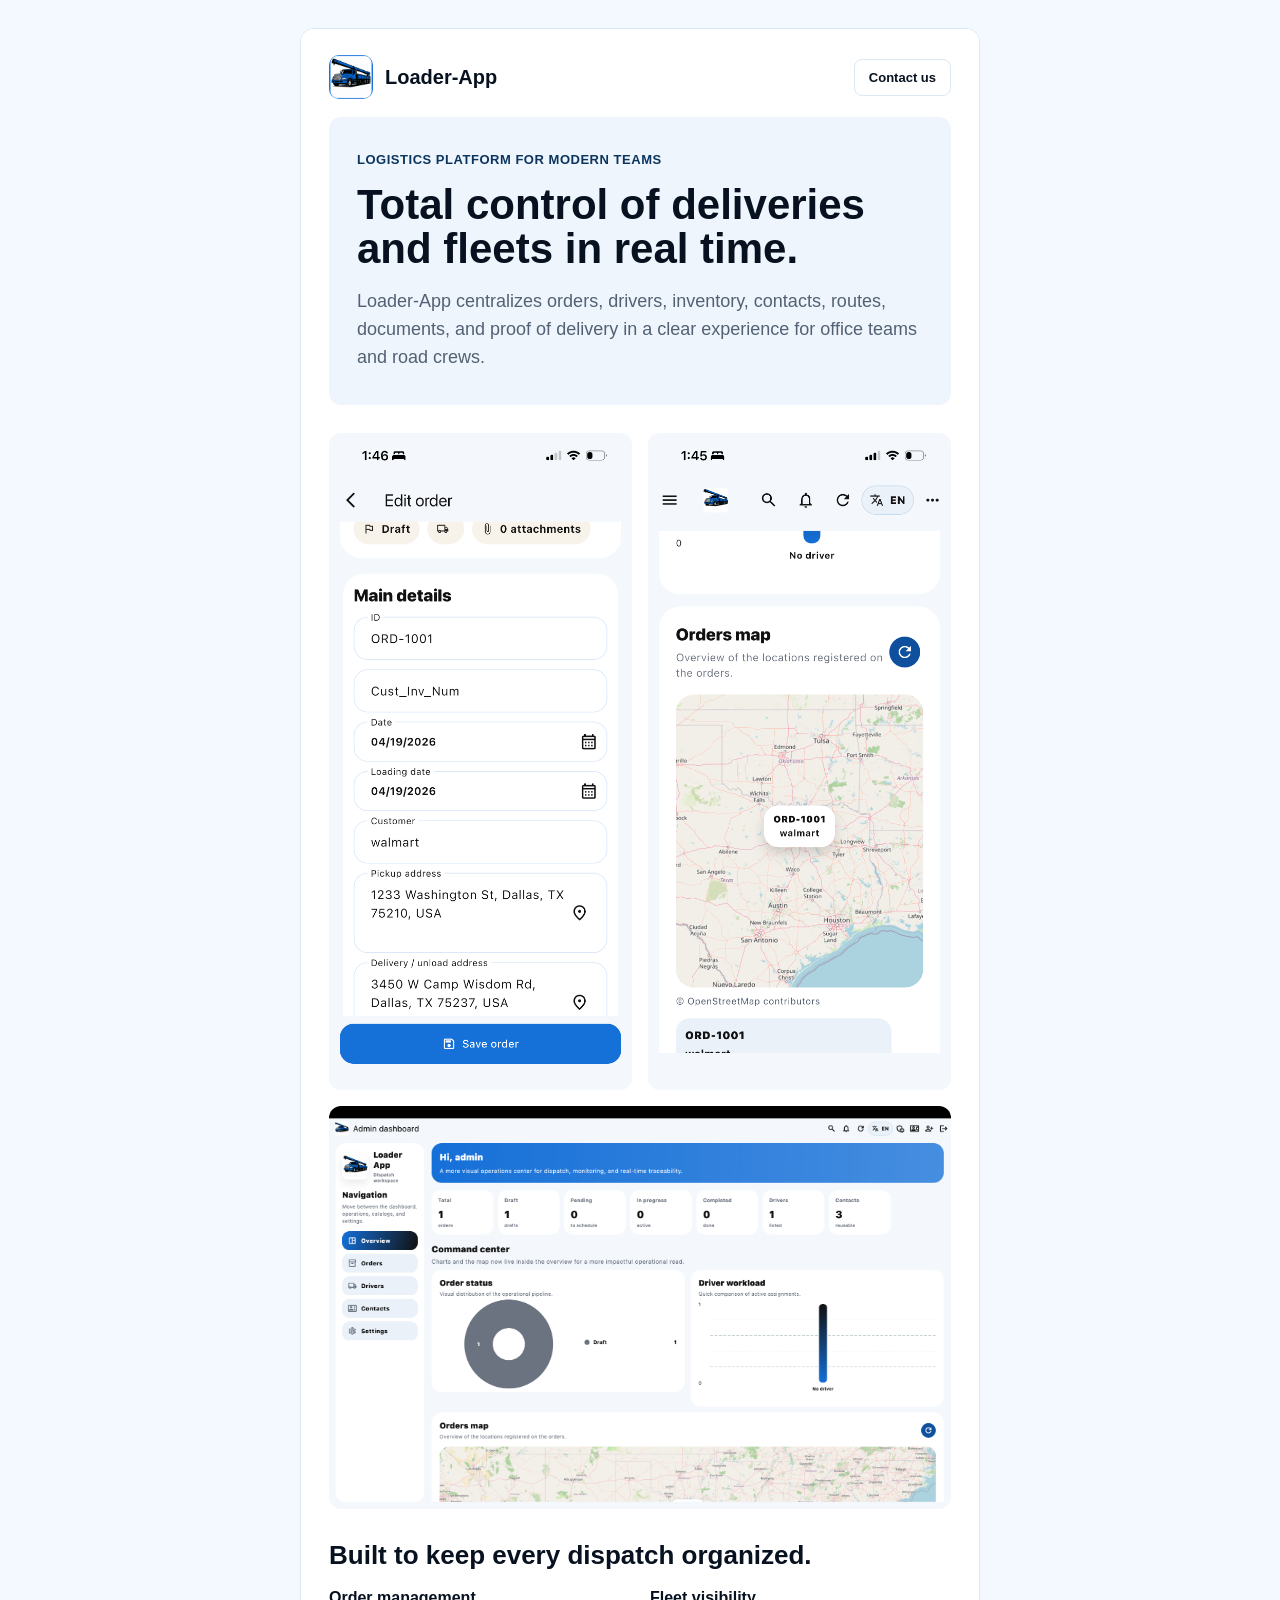
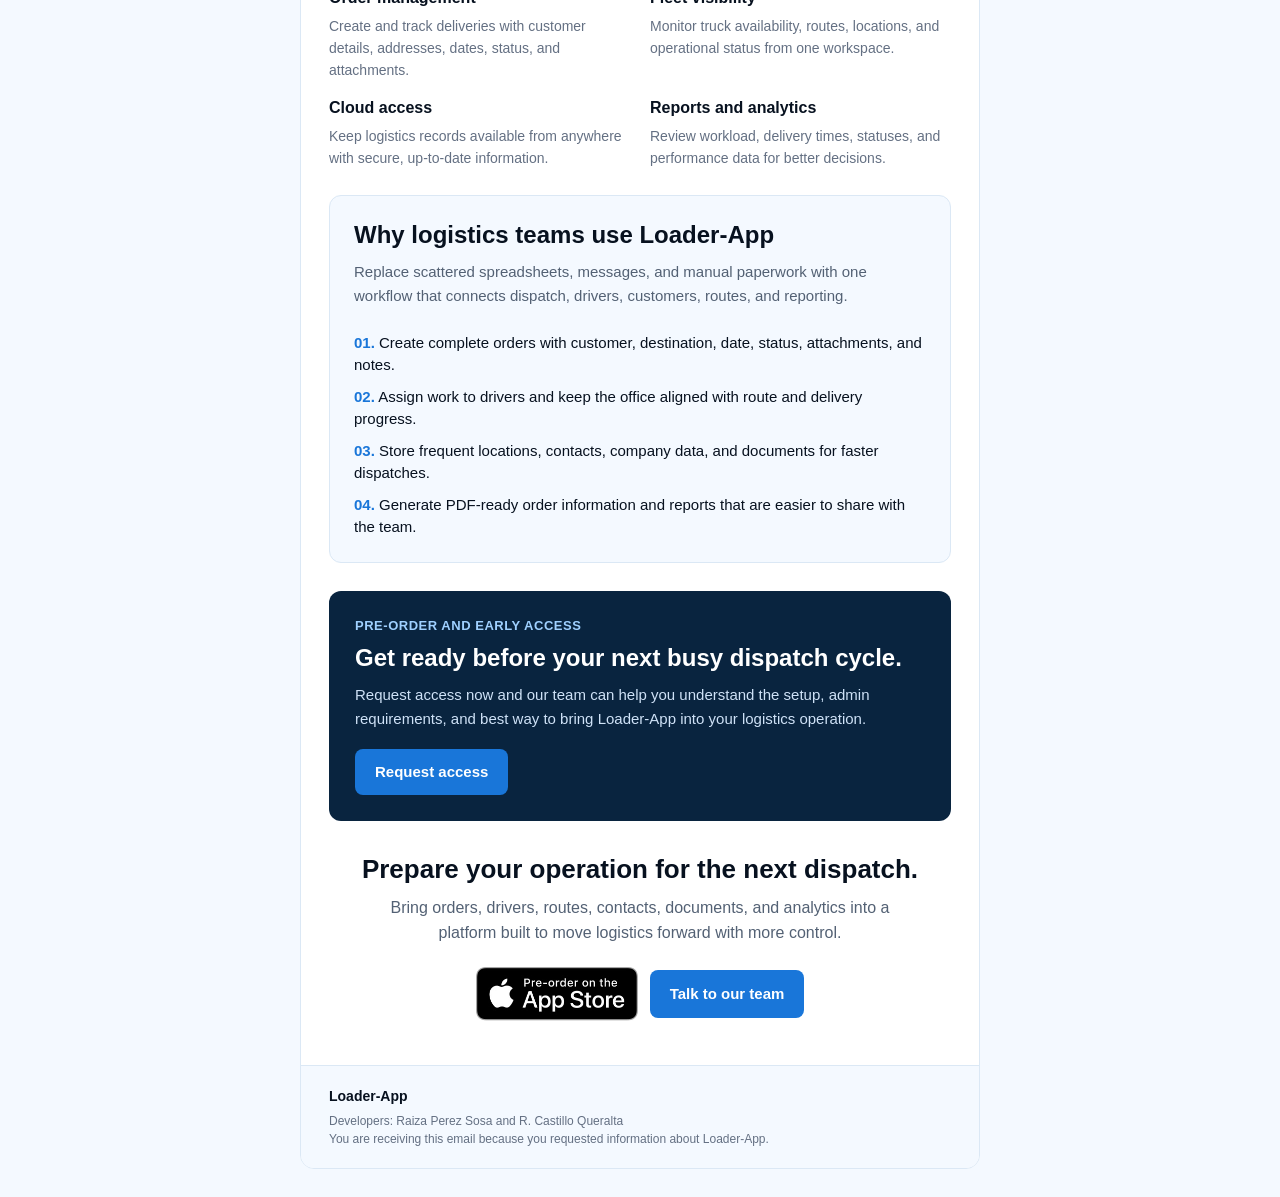
<file: email-template-en.html>
<!doctype html>
<html lang="en">
  <head>
    <meta charset="utf-8">
    <meta name="viewport" content="width=device-width, initial-scale=1">
    <meta name="x-apple-disable-message-reformatting">
    <title>Loader-App | Logistics, Fleet and Delivery Management</title>
    <style type="text/css">
      @media only screen and (max-width: 600px) {
        body, table, td, p, a, h1, h2, h3, h4, h5, h6 {
          -webkit-text-size-adjust: 100% !important;
          -ms-text-size-adjust: 100% !important;
        }
        table[class="responsive-table"],
        table[role="presentation"],
        table {
          width: 100% !important;
          min-width: 0 !important;
        }
        .responsive-img, img {
          width: 100% !important;
          max-width: 100% !important;
          height: auto !important;
        }
        .mobile-stack {
          display: block !important;
          width: 100% !important;
          max-width: 100% !important;
          box-sizing: border-box !important;
        }
        .mobile-stack-pad {
          padding-left: 0 !important;
          padding-right: 0 !important;
        }
        .mobile-button {
          display: inline-block !important;
          width: auto !important;
          max-width: 100% !important;
          box-sizing: border-box !important;
          white-space: nowrap !important;
        }
        .app-store-badge {
          width: 162px !important;
          max-width: 100% !important;
          height: auto !important;
        }
        table.mobile-cta-table {
          width: auto !important;
          max-width: 100% !important;
        }
        .mobile-padding {
          padding-left: 8px !important;
          padding-right: 8px !important;
        }
        .mobile-center {
          text-align: center !important;
        }
        h1 {
          font-size: 28px !important;
          line-height: 32px !important;
        }
        h2 {
          font-size: 20px !important;
          line-height: 26px !important;
        }
        p, td {
          font-size: 15px !important;
        }
      }
    </style>
  </head>
  <body style="margin:0; padding:0; background:#f4f9ff; color:#07111f; font-family:Inter, -apple-system, BlinkMacSystemFont, 'Segoe UI', Arial, sans-serif;">
    <div style="display:none; max-height:0; overflow:hidden; opacity:0; color:transparent;">
      Manage orders, drivers, routes, contacts, inventory, and proof of delivery in one logistics platform.
    </div>

    <table role="presentation" width="100%" cellspacing="0" cellpadding="0" border="0" style="background:#f4f9ff;">
      <tr>
        <td align="center" style="padding:28px 16px;">
          <table role="presentation" width="100%" cellspacing="0" cellpadding="0" border="0" style="max-width:680px; background:#ffffff; border:1px solid #dbe8f5; border-radius:14px; overflow:hidden;">
            <tr>
              <td style="padding:26px 28px 18px; background:#ffffff;">
                <table role="presentation" width="100%" cellspacing="0" cellpadding="0" border="0">
                  <tr>
                    <td align="left" style="vertical-align:middle;">
                      <table role="presentation" cellspacing="0" cellpadding="0" border="0">
                        <tr>
                          <td style="width:44px; height:44px; border-radius:10px; background:#1976d9;">
                            <img src="assets/favicon.png" width="44" height="44" alt="Loader-App" style="display:block; border:0; border-radius:10px;">
                          </td>
                          <td style="padding-left:12px; font-size:20px; line-height:24px; font-weight:900; color:#07111f;">
                            Loader-App
                          </td>
                        </tr>
                      </table>
                    </td>
                    <td align="right" style="vertical-align:middle;">
                      <a href="https://neo.bss.design/contact.html" target="_blank" style="display:inline-block; padding:10px 14px; border:1px solid #dbe8f5; border-radius:8px; color:#07111f; font-size:13px; font-weight:800; text-decoration:none;">Contact us</a>
                    </td>
                  </tr>
                </table>
              </td>
            </tr>

            <tr>
              <td style="padding:0 28px 28px;">
                <table role="presentation" width="100%" cellspacing="0" cellpadding="0" border="0" style="background:#eef5fc; border-radius:12px;">
                  <tr>
                    <td style="padding:34px 28px;">
                      <p style="margin:0 0 14px; color:#0c355e; font-size:13px; line-height:18px; font-weight:850; text-transform:uppercase; letter-spacing:.04em;">Logistics platform for modern teams</p>
                      <h1 style="margin:0 0 16px; color:#07111f; font-size:42px; line-height:44px; font-weight:900; letter-spacing:0;">Total control of deliveries and fleets in real time.</h1>
                      <p style="margin:0; color:#536174; font-size:18px; line-height:28px;">
                        Loader-App centralizes orders, drivers, inventory, contacts, routes, documents, and proof of delivery in a clear experience for office teams and road crews.
                      </p>
                    </td>
                  </tr>
                </table>
              </td>
            </tr>

            <tr>
              <td style="padding:0 28px 30px;">
                <table role="presentation" width="100%" cellspacing="0" cellpadding="0" border="0">
                  <tr>
                    <td class="mobile-stack mobile-stack-pad" width="50%" style="padding:0 8px 12px 0; vertical-align:top;">
                      <img src="assets/edit-order.png" width="304" alt="Loader-App order creation screen" style="display:block; width:100%; max-width:304px; border:0; border-radius:12px;">
                    </td>
                    <td class="mobile-stack mobile-stack-pad" width="50%" style="padding:0 0 12px 8px; vertical-align:top;">
                      <img src="assets/orders-map.png" width="304" alt="Loader-App map with delivery locations" style="display:block; width:100%; max-width:304px; border:0; border-radius:12px;">
                    </td>
                  </tr>
                  <tr>
                    <td colspan="2" style="padding-top:4px;">
                      <img src="assets/mac-admin-dashboard.png" width="624" alt="Load-App Admin dashboard for macOS" style="display:block; width:100%; max-width:624px; border:0; border-radius:12px;">
                    </td>
                  </tr>
                </table>
              </td>
            </tr>

            <tr>
              <td style="padding:0 28px 8px;">
                <h2 style="margin:0 0 16px; color:#07111f; font-size:26px; line-height:32px; font-weight:900;">Built to keep every dispatch organized.</h2>
                <table role="presentation" width="100%" cellspacing="0" cellpadding="0" border="0">
                  <tr>
                    <td class="mobile-stack mobile-stack-pad" width="50%" style="padding:0 10px 16px 0; vertical-align:top;">
                      <p style="margin:0 0 6px; color:#07111f; font-size:16px; line-height:22px; font-weight:850;">Order management</p>
                      <p style="margin:0; color:#647083; font-size:14px; line-height:22px;">Create and track deliveries with customer details, addresses, dates, status, and attachments.</p>
                    </td>
                    <td class="mobile-stack mobile-stack-pad" width="50%" style="padding:0 0 16px 10px; vertical-align:top;">
                      <p style="margin:0 0 6px; color:#07111f; font-size:16px; line-height:22px; font-weight:850;">Fleet visibility</p>
                      <p style="margin:0; color:#647083; font-size:14px; line-height:22px;">Monitor truck availability, routes, locations, and operational status from one workspace.</p>
                    </td>
                  </tr>
                  <tr>
                    <td class="mobile-stack mobile-stack-pad" width="50%" style="padding:0 10px 16px 0; vertical-align:top;">
                      <p style="margin:0 0 6px; color:#07111f; font-size:16px; line-height:22px; font-weight:850;">Cloud access</p>
                      <p style="margin:0; color:#647083; font-size:14px; line-height:22px;">Keep logistics records available from anywhere with secure, up-to-date information.</p>
                    </td>
                    <td class="mobile-stack mobile-stack-pad" width="50%" style="padding:0 0 16px 10px; vertical-align:top;">
                      <p style="margin:0 0 6px; color:#07111f; font-size:16px; line-height:22px; font-weight:850;">Reports and analytics</p>
                      <p style="margin:0; color:#647083; font-size:14px; line-height:22px;">Review workload, delivery times, statuses, and performance data for better decisions.</p>
                    </td>
                  </tr>
                </table>
              </td>
            </tr>

            <tr>
              <td style="padding:2px 28px 28px;">
                <table role="presentation" width="100%" cellspacing="0" cellpadding="0" border="0" style="background:#f4f9ff; border:1px solid #dbe8f5; border-radius:12px;">
                  <tr>
                    <td style="padding:24px 24px 6px;">
                      <h2 style="margin:0 0 10px; color:#07111f; font-size:24px; line-height:30px; font-weight:900;">Why logistics teams use Loader-App</h2>
                      <p style="margin:0 0 18px; color:#536174; font-size:15px; line-height:24px;">Replace scattered spreadsheets, messages, and manual paperwork with one workflow that connects dispatch, drivers, customers, routes, and reporting.</p>
                    </td>
                  </tr>
                  <tr>
                    <td style="padding:0 24px 24px;">
                      <table role="presentation" width="100%" cellspacing="0" cellpadding="0" border="0">
                        <tr>
                          <td style="padding:0 0 10px; color:#07111f; font-size:15px; line-height:22px;"><strong style="color:#1976d9;">01.</strong> Create complete orders with customer, destination, date, status, attachments, and notes.</td>
                        </tr>
                        <tr>
                          <td style="padding:0 0 10px; color:#07111f; font-size:15px; line-height:22px;"><strong style="color:#1976d9;">02.</strong> Assign work to drivers and keep the office aligned with route and delivery progress.</td>
                        </tr>
                        <tr>
                          <td style="padding:0 0 10px; color:#07111f; font-size:15px; line-height:22px;"><strong style="color:#1976d9;">03.</strong> Store frequent locations, contacts, company data, and documents for faster dispatches.</td>
                        </tr>
                        <tr>
                          <td style="padding:0; color:#07111f; font-size:15px; line-height:22px;"><strong style="color:#1976d9;">04.</strong> Generate PDF-ready order information and reports that are easier to share with the team.</td>
                        </tr>
                      </table>
                    </td>
                  </tr>
                </table>
              </td>
            </tr>

            <tr>
              <td style="padding:0 28px 30px;">
                <table role="presentation" width="100%" cellspacing="0" cellpadding="0" border="0" style="background:#09243f; border-radius:12px;">
                  <tr>
                    <td style="padding:26px; color:#ffffff;">
                      <p style="margin:0 0 8px; color:#9fd0ff; font-size:13px; line-height:18px; font-weight:850; text-transform:uppercase; letter-spacing:.04em;">Pre-order and early access</p>
                      <h2 style="margin:0 0 10px; color:#ffffff; font-size:24px; line-height:30px; font-weight:900;">Get ready before your next busy dispatch cycle.</h2>
                      <p style="margin:0 0 18px; color:#cfe2f7; font-size:15px; line-height:24px;">
                        Request access now and our team can help you understand the setup, admin requirements, and best way to bring Loader-App into your logistics operation.
                      </p>
                      <a class="mobile-button" href="https://neo.bss.design/contact.html" target="_blank" style="display:inline-block; padding:14px 20px; background:#1976d9; border-radius:8px; color:#ffffff; font-size:15px; line-height:18px; font-weight:850; text-decoration:none; white-space:nowrap;">Request access</a>
                    </td>
                  </tr>
                </table>
              </td>
            </tr>

            <tr>
              <td align="center" style="padding:2px 28px 34px;">
                <h2 style="margin:0 0 10px; color:#07111f; font-size:26px; line-height:32px; font-weight:900;">Prepare your operation for the next dispatch.</h2>
                <p style="margin:0 auto 22px; max-width:560px; color:#536174; font-size:16px; line-height:25px;">
                  Bring orders, drivers, routes, contacts, documents, and analytics into a platform built to move logistics forward with more control.
                </p>
                <table class="mobile-cta-table" role="presentation" cellspacing="0" cellpadding="0" border="0" align="center" style="width:auto;">
                  <tr>
                    <td class="mobile-stack" align="center" style="padding:0 6px 10px;">
                      <a href="#" target="_blank" style="text-decoration:none;">
                        <img class="app-store-badge" src="assets/app-store-preorder.jpeg" width="162" alt="Pre-order on the App Store" style="display:block; width:162px; max-width:100%; height:auto; border:0; border-radius:8px;">
                      </a>
                    </td>
                    <td class="mobile-stack" align="center" style="padding:0 6px 10px;">
                      <a class="mobile-button" href="https://neo.bss.design/contact.html" target="_blank" style="display:inline-block; padding:15px 20px; background:#1976d9; border-radius:8px; color:#ffffff; font-size:15px; line-height:18px; font-weight:850; text-decoration:none; white-space:nowrap;">Talk to our team</a>
                    </td>
                  </tr>
                </table>
              </td>
            </tr>

            <tr>
              <td style="padding:20px 28px; background:#f4f9ff; border-top:1px solid #dbe8f5;">
                <p style="margin:0 0 6px; color:#07111f; font-size:14px; line-height:20px; font-weight:850;">Loader-App</p>
                <p style="margin:0; color:#647083; font-size:12px; line-height:18px;">
                  Developers: Raiza Perez Sosa and R. Castillo Queralta<br>
                  You are receiving this email because you requested information about Loader-App.
                </p>
              </td>
            </tr>
          </table>
        </td>
      </tr>
    </table>
  </body>
</html>
</file>
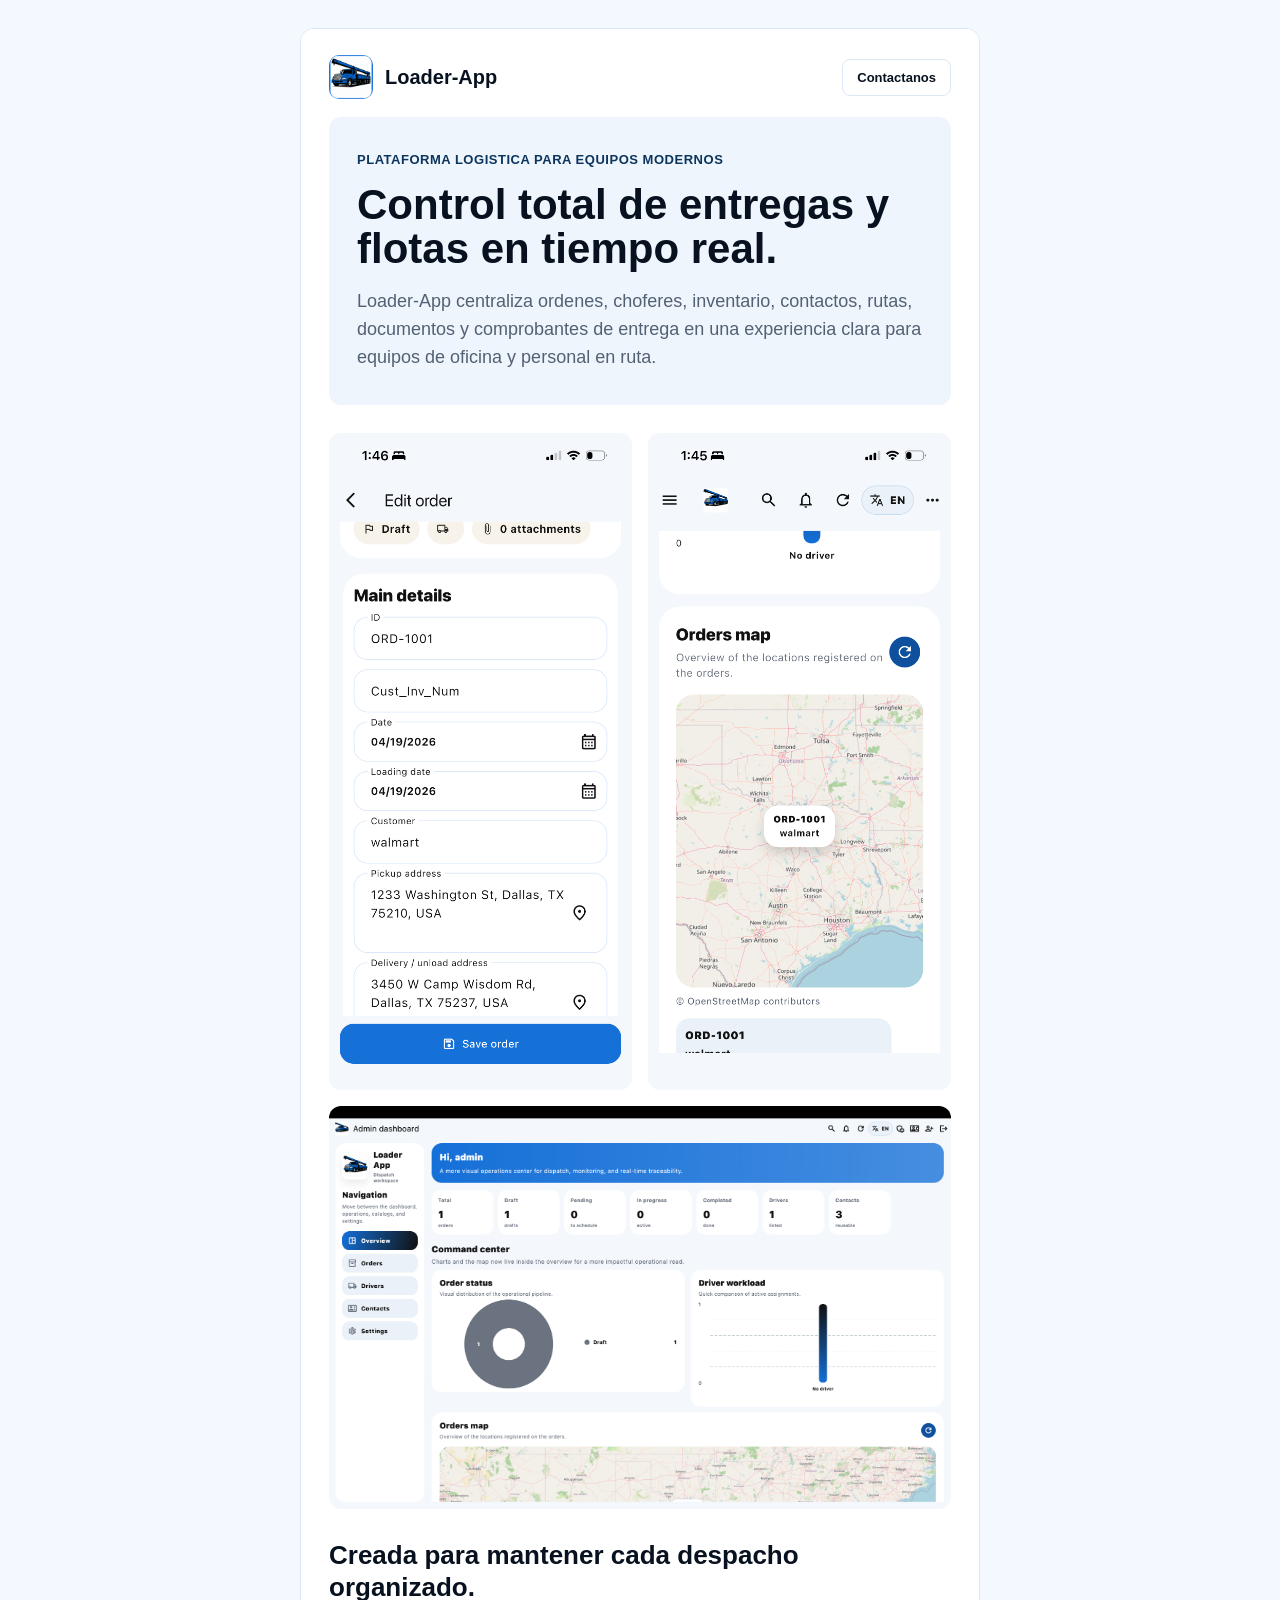
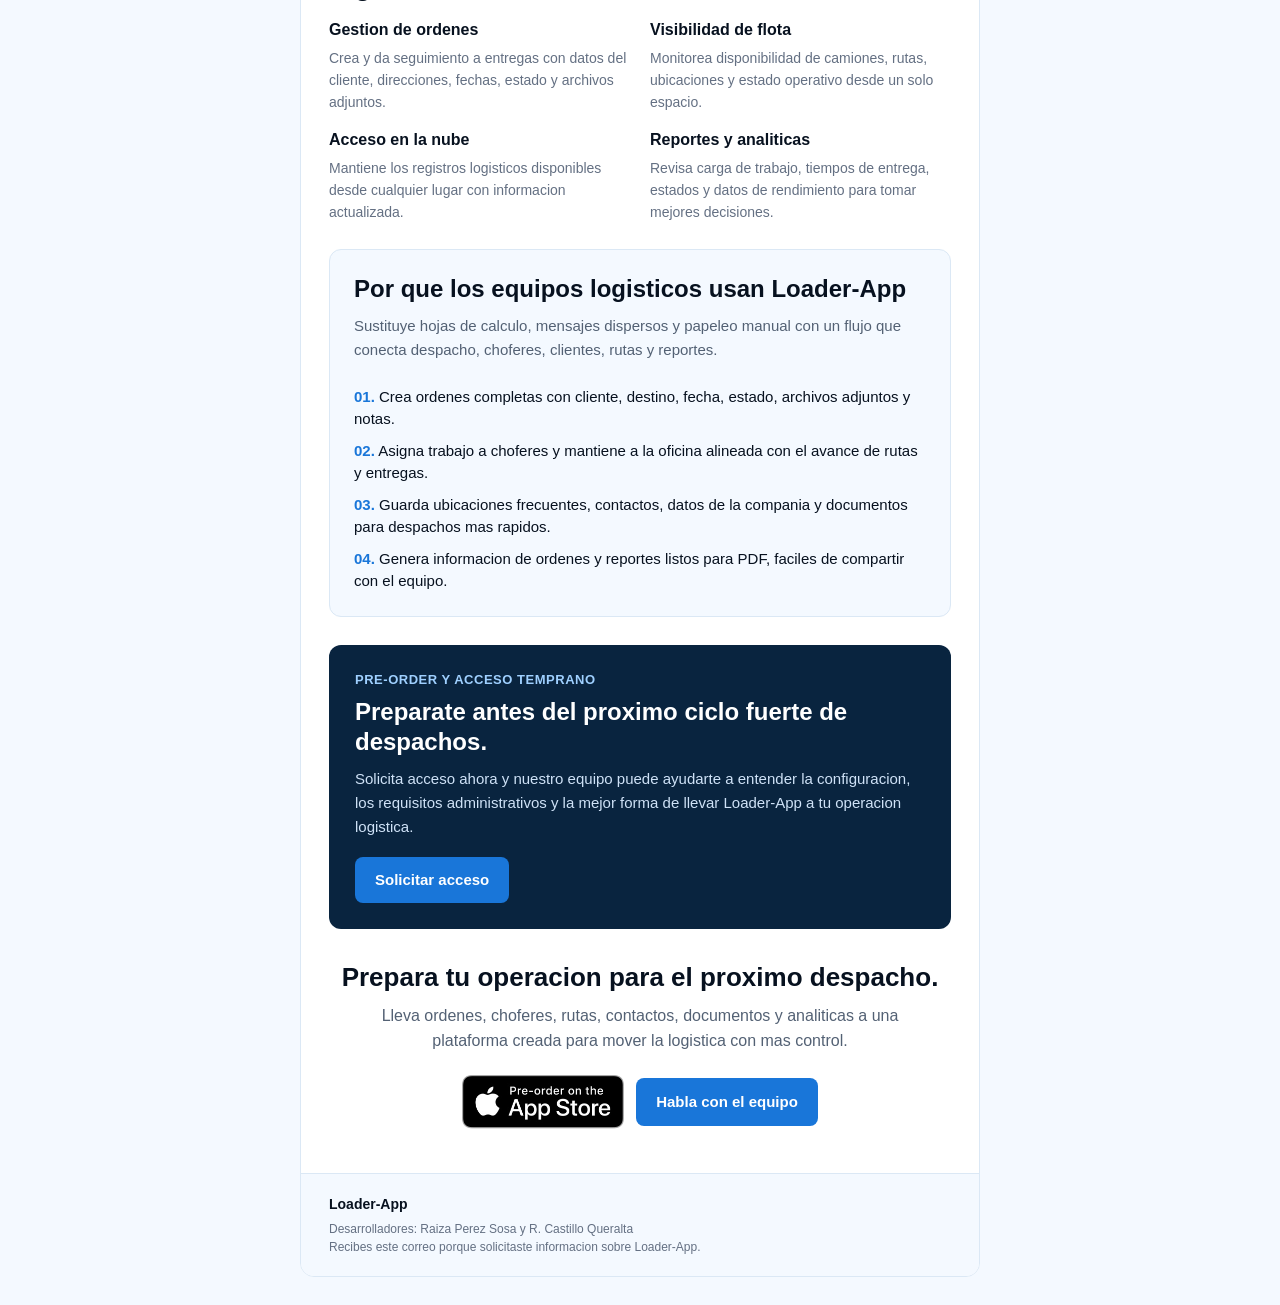
<file: email-template-es.html>
<!doctype html>
<html lang="es">
  <head>
    <meta charset="utf-8">
    <meta name="viewport" content="width=device-width, initial-scale=1">
    <meta name="x-apple-disable-message-reformatting">
    <title>Loader-App | Gestion de logistica, flotas y entregas</title>
    <style type="text/css">
      @media only screen and (max-width: 600px) {
        body, table, td, p, a, h1, h2, h3, h4, h5, h6 {
          -webkit-text-size-adjust: 100% !important;
          -ms-text-size-adjust: 100% !important;
        }
        table[class="responsive-table"],
        table[role="presentation"],
        table {
          width: 100% !important;
          min-width: 0 !important;
        }
        .responsive-img, img {
          width: 100% !important;
          max-width: 100% !important;
          height: auto !important;
        }
        .mobile-stack {
          display: block !important;
          width: 100% !important;
          max-width: 100% !important;
          box-sizing: border-box !important;
        }
        .mobile-stack-pad {
          padding-left: 0 !important;
          padding-right: 0 !important;
        }
        .mobile-button {
          display: inline-block !important;
          width: auto !important;
          max-width: 100% !important;
          box-sizing: border-box !important;
          white-space: nowrap !important;
        }
        .app-store-badge {
          width: 162px !important;
          max-width: 100% !important;
          height: auto !important;
        }
        table.mobile-cta-table {
          width: auto !important;
          max-width: 100% !important;
        }
        .mobile-padding {
          padding-left: 8px !important;
          padding-right: 8px !important;
        }
        .mobile-center {
          text-align: center !important;
        }
        h1 {
          font-size: 28px !important;
          line-height: 32px !important;
        }
        h2 {
          font-size: 20px !important;
          line-height: 26px !important;
        }
        p, td {
          font-size: 15px !important;
        }
      }
    </style>
  </head>
  <body style="margin:0; padding:0; background:#f4f9ff; color:#07111f; font-family:Inter, -apple-system, BlinkMacSystemFont, 'Segoe UI', Arial, sans-serif;">
    <div style="display:none; max-height:0; overflow:hidden; opacity:0; color:transparent;">
      Gestiona ordenes, choferes, rutas, contactos, inventario y comprobantes de entrega en una sola plataforma.
    </div>

    <table role="presentation" width="100%" cellspacing="0" cellpadding="0" border="0" style="background:#f4f9ff;">
      <tr>
        <td align="center" style="padding:28px 16px;">
          <table role="presentation" width="100%" cellspacing="0" cellpadding="0" border="0" style="max-width:680px; background:#ffffff; border:1px solid #dbe8f5; border-radius:14px; overflow:hidden;">
            <tr>
              <td style="padding:26px 28px 18px; background:#ffffff;">
                <table role="presentation" width="100%" cellspacing="0" cellpadding="0" border="0">
                  <tr>
                    <td align="left" style="vertical-align:middle;">
                      <table role="presentation" cellspacing="0" cellpadding="0" border="0">
                        <tr>
                          <td style="width:44px; height:44px; border-radius:10px; background:#1976d9;">
                            <img src="assets/favicon.png" width="44" height="44" alt="Loader-App" style="display:block; border:0; border-radius:10px;">
                          </td>
                          <td style="padding-left:12px; font-size:20px; line-height:24px; font-weight:900; color:#07111f;">
                            Loader-App
                          </td>
                        </tr>
                      </table>
                    </td>
                    <td align="right" style="vertical-align:middle;">
                      <a href="https://neo.bss.design/contact.html" target="_blank" style="display:inline-block; padding:10px 14px; border:1px solid #dbe8f5; border-radius:8px; color:#07111f; font-size:13px; font-weight:800; text-decoration:none;">Contactanos</a>
                    </td>
                  </tr>
                </table>
              </td>
            </tr>

            <tr>
              <td style="padding:0 28px 28px;">
                <table role="presentation" width="100%" cellspacing="0" cellpadding="0" border="0" style="background:#eef5fc; border-radius:12px;">
                  <tr>
                    <td style="padding:34px 28px;">
                      <p style="margin:0 0 14px; color:#0c355e; font-size:13px; line-height:18px; font-weight:850; text-transform:uppercase; letter-spacing:.04em;">Plataforma logistica para equipos modernos</p>
                      <h1 style="margin:0 0 16px; color:#07111f; font-size:42px; line-height:44px; font-weight:900; letter-spacing:0;">Control total de entregas y flotas en tiempo real.</h1>
                      <p style="margin:0; color:#536174; font-size:18px; line-height:28px;">
                        Loader-App centraliza ordenes, choferes, inventario, contactos, rutas, documentos y comprobantes de entrega en una experiencia clara para equipos de oficina y personal en ruta.
                      </p>
                    </td>
                  </tr>
                </table>
              </td>
            </tr>

            <tr>
              <td style="padding:0 28px 30px;">
                <table role="presentation" width="100%" cellspacing="0" cellpadding="0" border="0">
                  <tr>
                    <td class="mobile-stack mobile-stack-pad" width="50%" style="padding:0 8px 12px 0; vertical-align:top;">
                      <img src="assets/edit-order.png" width="304" alt="Pantalla de creacion de ordenes en Loader-App" style="display:block; width:100%; max-width:304px; border:0; border-radius:12px;">
                    </td>
                    <td class="mobile-stack mobile-stack-pad" width="50%" style="padding:0 0 12px 8px; vertical-align:top;">
                      <img src="assets/orders-map.png" width="304" alt="Mapa de Loader-App con ubicaciones de entrega" style="display:block; width:100%; max-width:304px; border:0; border-radius:12px;">
                    </td>
                  </tr>
                  <tr>
                    <td colspan="2" style="padding-top:4px;">
                      <img src="assets/mac-admin-dashboard.png" width="624" alt="Panel administrativo de Load-App Admin para macOS" style="display:block; width:100%; max-width:624px; border:0; border-radius:12px;">
                    </td>
                  </tr>
                </table>
              </td>
            </tr>

            <tr>
              <td style="padding:0 28px 8px;">
                <h2 style="margin:0 0 16px; color:#07111f; font-size:26px; line-height:32px; font-weight:900;">Creada para mantener cada despacho organizado.</h2>
                <table role="presentation" width="100%" cellspacing="0" cellpadding="0" border="0">
                  <tr>
                    <td class="mobile-stack mobile-stack-pad" width="50%" style="padding:0 10px 16px 0; vertical-align:top;">
                      <p style="margin:0 0 6px; color:#07111f; font-size:16px; line-height:22px; font-weight:850;">Gestion de ordenes</p>
                      <p style="margin:0; color:#647083; font-size:14px; line-height:22px;">Crea y da seguimiento a entregas con datos del cliente, direcciones, fechas, estado y archivos adjuntos.</p>
                    </td>
                    <td class="mobile-stack mobile-stack-pad" width="50%" style="padding:0 0 16px 10px; vertical-align:top;">
                      <p style="margin:0 0 6px; color:#07111f; font-size:16px; line-height:22px; font-weight:850;">Visibilidad de flota</p>
                      <p style="margin:0; color:#647083; font-size:14px; line-height:22px;">Monitorea disponibilidad de camiones, rutas, ubicaciones y estado operativo desde un solo espacio.</p>
                    </td>
                  </tr>
                  <tr>
                    <td class="mobile-stack mobile-stack-pad" width="50%" style="padding:0 10px 16px 0; vertical-align:top;">
                      <p style="margin:0 0 6px; color:#07111f; font-size:16px; line-height:22px; font-weight:850;">Acceso en la nube</p>
                      <p style="margin:0; color:#647083; font-size:14px; line-height:22px;">Mantiene los registros logisticos disponibles desde cualquier lugar con informacion actualizada.</p>
                    </td>
                    <td class="mobile-stack mobile-stack-pad" width="50%" style="padding:0 0 16px 10px; vertical-align:top;">
                      <p style="margin:0 0 6px; color:#07111f; font-size:16px; line-height:22px; font-weight:850;">Reportes y analiticas</p>
                      <p style="margin:0; color:#647083; font-size:14px; line-height:22px;">Revisa carga de trabajo, tiempos de entrega, estados y datos de rendimiento para tomar mejores decisiones.</p>
                    </td>
                  </tr>
                </table>
              </td>
            </tr>

            <tr>
              <td style="padding:2px 28px 28px;">
                <table role="presentation" width="100%" cellspacing="0" cellpadding="0" border="0" style="background:#f4f9ff; border:1px solid #dbe8f5; border-radius:12px;">
                  <tr>
                    <td style="padding:24px 24px 6px;">
                      <h2 style="margin:0 0 10px; color:#07111f; font-size:24px; line-height:30px; font-weight:900;">Por que los equipos logisticos usan Loader-App</h2>
                      <p style="margin:0 0 18px; color:#536174; font-size:15px; line-height:24px;">Sustituye hojas de calculo, mensajes dispersos y papeleo manual con un flujo que conecta despacho, choferes, clientes, rutas y reportes.</p>
                    </td>
                  </tr>
                  <tr>
                    <td style="padding:0 24px 24px;">
                      <table role="presentation" width="100%" cellspacing="0" cellpadding="0" border="0">
                        <tr>
                          <td style="padding:0 0 10px; color:#07111f; font-size:15px; line-height:22px;"><strong style="color:#1976d9;">01.</strong> Crea ordenes completas con cliente, destino, fecha, estado, archivos adjuntos y notas.</td>
                        </tr>
                        <tr>
                          <td style="padding:0 0 10px; color:#07111f; font-size:15px; line-height:22px;"><strong style="color:#1976d9;">02.</strong> Asigna trabajo a choferes y mantiene a la oficina alineada con el avance de rutas y entregas.</td>
                        </tr>
                        <tr>
                          <td style="padding:0 0 10px; color:#07111f; font-size:15px; line-height:22px;"><strong style="color:#1976d9;">03.</strong> Guarda ubicaciones frecuentes, contactos, datos de la compania y documentos para despachos mas rapidos.</td>
                        </tr>
                        <tr>
                          <td style="padding:0; color:#07111f; font-size:15px; line-height:22px;"><strong style="color:#1976d9;">04.</strong> Genera informacion de ordenes y reportes listos para PDF, faciles de compartir con el equipo.</td>
                        </tr>
                      </table>
                    </td>
                  </tr>
                </table>
              </td>
            </tr>

            <tr>
              <td style="padding:0 28px 30px;">
                <table role="presentation" width="100%" cellspacing="0" cellpadding="0" border="0" style="background:#09243f; border-radius:12px;">
                  <tr>
                    <td style="padding:26px; color:#ffffff;">
                      <p style="margin:0 0 8px; color:#9fd0ff; font-size:13px; line-height:18px; font-weight:850; text-transform:uppercase; letter-spacing:.04em;">Pre-order y acceso temprano</p>
                      <h2 style="margin:0 0 10px; color:#ffffff; font-size:24px; line-height:30px; font-weight:900;">Preparate antes del proximo ciclo fuerte de despachos.</h2>
                      <p style="margin:0 0 18px; color:#cfe2f7; font-size:15px; line-height:24px;">
                        Solicita acceso ahora y nuestro equipo puede ayudarte a entender la configuracion, los requisitos administrativos y la mejor forma de llevar Loader-App a tu operacion logistica.
                      </p>
                      <a class="mobile-button" href="https://neo.bss.design/contact.html" target="_blank" style="display:inline-block; padding:14px 20px; background:#1976d9; border-radius:8px; color:#ffffff; font-size:15px; line-height:18px; font-weight:850; text-decoration:none; white-space:nowrap;">Solicitar acceso</a>
                    </td>
                  </tr>
                </table>
              </td>
            </tr>

            <tr>
              <td align="center" style="padding:2px 28px 34px;">
                <h2 style="margin:0 0 10px; color:#07111f; font-size:26px; line-height:32px; font-weight:900;">Prepara tu operacion para el proximo despacho.</h2>
                <p style="margin:0 auto 22px; max-width:560px; color:#536174; font-size:16px; line-height:25px;">
                  Lleva ordenes, choferes, rutas, contactos, documentos y analiticas a una plataforma creada para mover la logistica con mas control.
                </p>
                <table class="mobile-cta-table" role="presentation" cellspacing="0" cellpadding="0" border="0" align="center" style="width:auto;">
                  <tr>
                    <td class="mobile-stack" align="center" style="padding:0 6px 10px;">
                      <a href="#" target="_blank" style="text-decoration:none;">
                        <img class="app-store-badge" src="assets/app-store-preorder.jpeg" width="162" alt="Pre-order on the App Store" style="display:block; width:162px; max-width:100%; height:auto; border:0; border-radius:8px;">
                      </a>
                    </td>
                    <td class="mobile-stack" align="center" style="padding:0 6px 10px;">
                      <a class="mobile-button" href="https://neo.bss.design/contact.html" target="_blank" style="display:inline-block; padding:15px 20px; background:#1976d9; border-radius:8px; color:#ffffff; font-size:15px; line-height:18px; font-weight:850; text-decoration:none; white-space:nowrap;">Habla con el equipo</a>
                    </td>
                  </tr>
                </table>
              </td>
            </tr>

            <tr>
              <td style="padding:20px 28px; background:#f4f9ff; border-top:1px solid #dbe8f5;">
                <p style="margin:0 0 6px; color:#07111f; font-size:14px; line-height:20px; font-weight:850;">Loader-App</p>
                <p style="margin:0; color:#647083; font-size:12px; line-height:18px;">
                  Desarrolladores: Raiza Perez Sosa y R. Castillo Queralta<br>
                  Recibes este correo porque solicitaste informacion sobre Loader-App.
                </p>
              </td>
            </tr>
          </table>
        </td>
      </tr>
    </table>
  </body>
</html>
</file>
